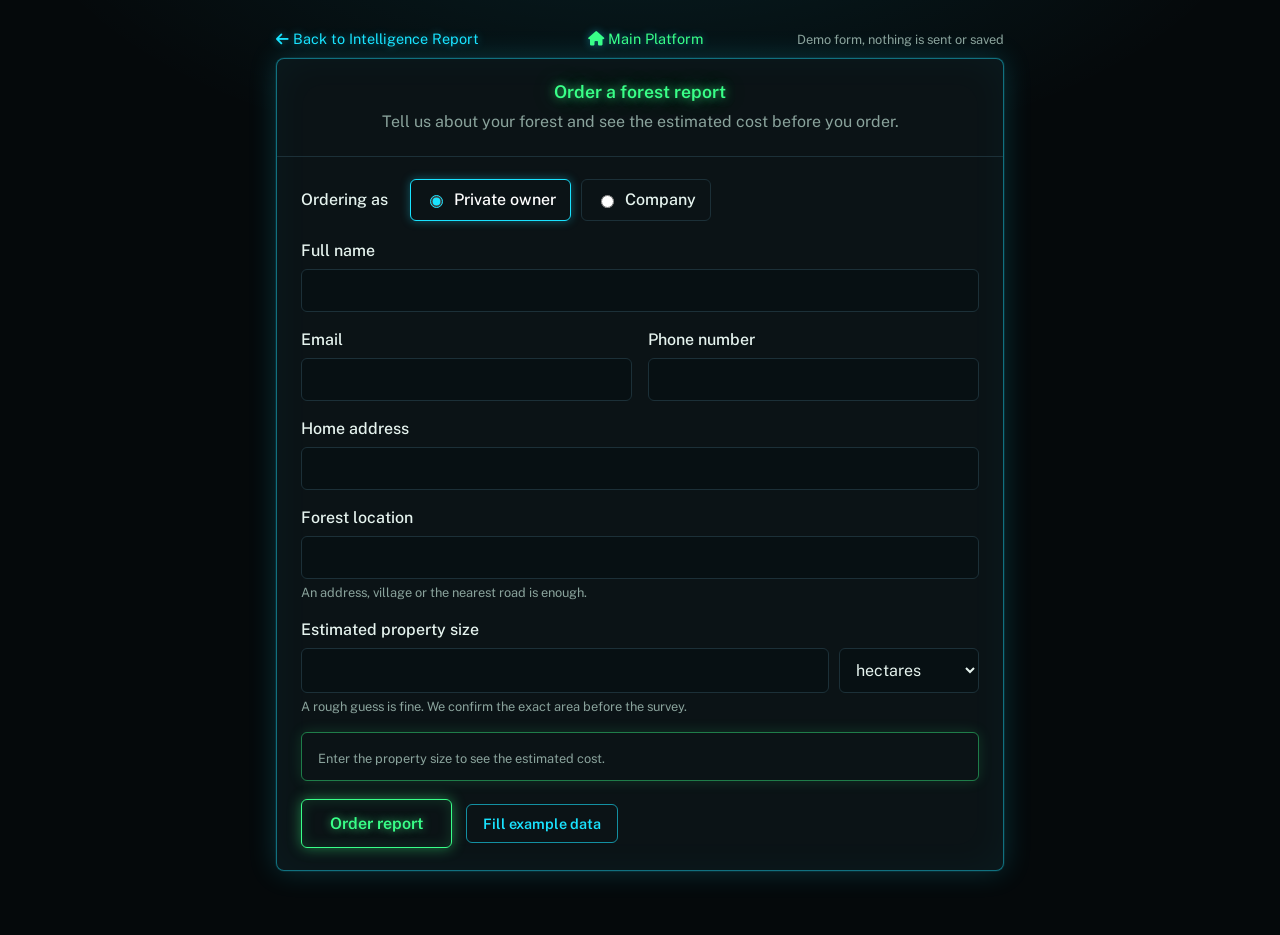
<file: SAVO HACK/order.html>
<!DOCTYPE html>
<html lang="en">
<head>
  <meta charset="utf-8">
  <meta name="viewport" content="width=device-width, initial-scale=1">
  <title>Order a Forest Report | SILVA BOREAL</title>
  
  <!-- Fonts -->
  <link rel="preconnect" href="https://fonts.googleapis.com">
  <link rel="preconnect" href="https://fonts.gstatic.com" crossorigin>
  <link href="https://fonts.googleapis.com/css2?family=Newsreader:opsz,wght@6..72,400;6..72,600&family=Public+Sans:wght@400;500;600;700&display=swap" rel="stylesheet">
  <link rel="stylesheet" href="https://cdnjs.cloudflare.com/ajax/libs/font-awesome/6.4.0/css/all.min.css">

  <link rel="stylesheet" href="css/report_style.css">
</head>
<body>
<div class="wrap">
  <div class="bar">
    <a href="report.html"><i class="fa-solid fa-arrow-left"></i> Back to Intelligence Report</a>
    <a href="index.html" style="color: var(--green); margin-left: 14px; text-decoration: none;"><i class="fa-solid fa-house"></i> Main Platform</a>
    <p class="demo">Demo form, nothing is sent or saved</p>
  </div>

  <div class="panel" id="formPanel">
    <section>
      <h1 class="title">Order a forest report</h1>
      <p class="lede">Tell us about your forest and see the estimated cost before you order.</p>
    </section>
    <section>
      <form id="orderForm">
        <fieldset class="seg">
          <legend>Ordering as</legend>
          <label><input type="radio" name="kind" value="private" checked> Private owner</label>
          <label><input type="radio" name="kind" value="company"> Company</label>
        </fieldset>

        <div id="companyFields" hidden>
          <div class="two">
            <div class="field">
              <label for="company">Company name</label>
              <input id="company" name="company" type="text" autocomplete="organization" required disabled>
            </div>
            <div class="field">
              <label for="bizid">Business ID or VAT number</label>
              <input id="bizid" name="bizid" type="text" required disabled>
            </div>
          </div>
        </div>

        <div class="field">
          <label for="name" id="nameLabel">Full name</label>
          <input id="name" name="name" type="text" autocomplete="name" required>
        </div>

        <div class="two">
          <div class="field">
            <label for="email">Email</label>
            <input id="email" name="email" type="email" autocomplete="email" required>
          </div>
          <div class="field">
            <label for="phone">Phone number</label>
            <input id="phone" name="phone" type="tel" autocomplete="tel" inputmode="tel" pattern="[0-9+()\-\s]{6,20}" title="Use digits, spaces, + and - (6 to 20 characters)" required>
          </div>
        </div>

        <div class="field">
          <label for="home" id="homeLabel">Home address</label>
          <input id="home" name="home" type="text" autocomplete="street-address" required>
        </div>

        <div class="field">
          <label for="forest">Forest location</label>
          <input id="forest" name="forest" type="text" required>
          <span class="hint">An address, village or the nearest road is enough.</span>
        </div>

        <div class="field">
          <label for="size">Estimated property size</label>
          <div class="sizeRow">
            <input id="size" name="size" type="number" min="0.1" step="0.1" inputmode="decimal" required>
            <select id="unit" name="unit" aria-label="Unit">
              <option value="hectares">hectares</option>
              <option value="acres">acres</option>
            </select>
          </div>
          <span class="hint">A rough guess is fine. We confirm the exact area before the survey.</span>
        </div>

        <div class="estimate" aria-live="polite" id="estimate"></div>
        <button type="submit">Order report</button>
        <button type="button" class="ghost" id="fill">Fill example data</button>
      </form>
    </section>
  </div>

  <div class="panel" id="donePanel" hidden>
    <section>
      <h1 class="title">Request received</h1>
      <p class="lede">This is a demo, so nothing was sent or saved.</p>
    </section>
    <section id="summary"></section>
    <section class="cta"><button id="again" type="button">Start a new request</button></section>
  </div>
</div>

<script src="js/order_script.js"></script>
</body>
</html>
</file>
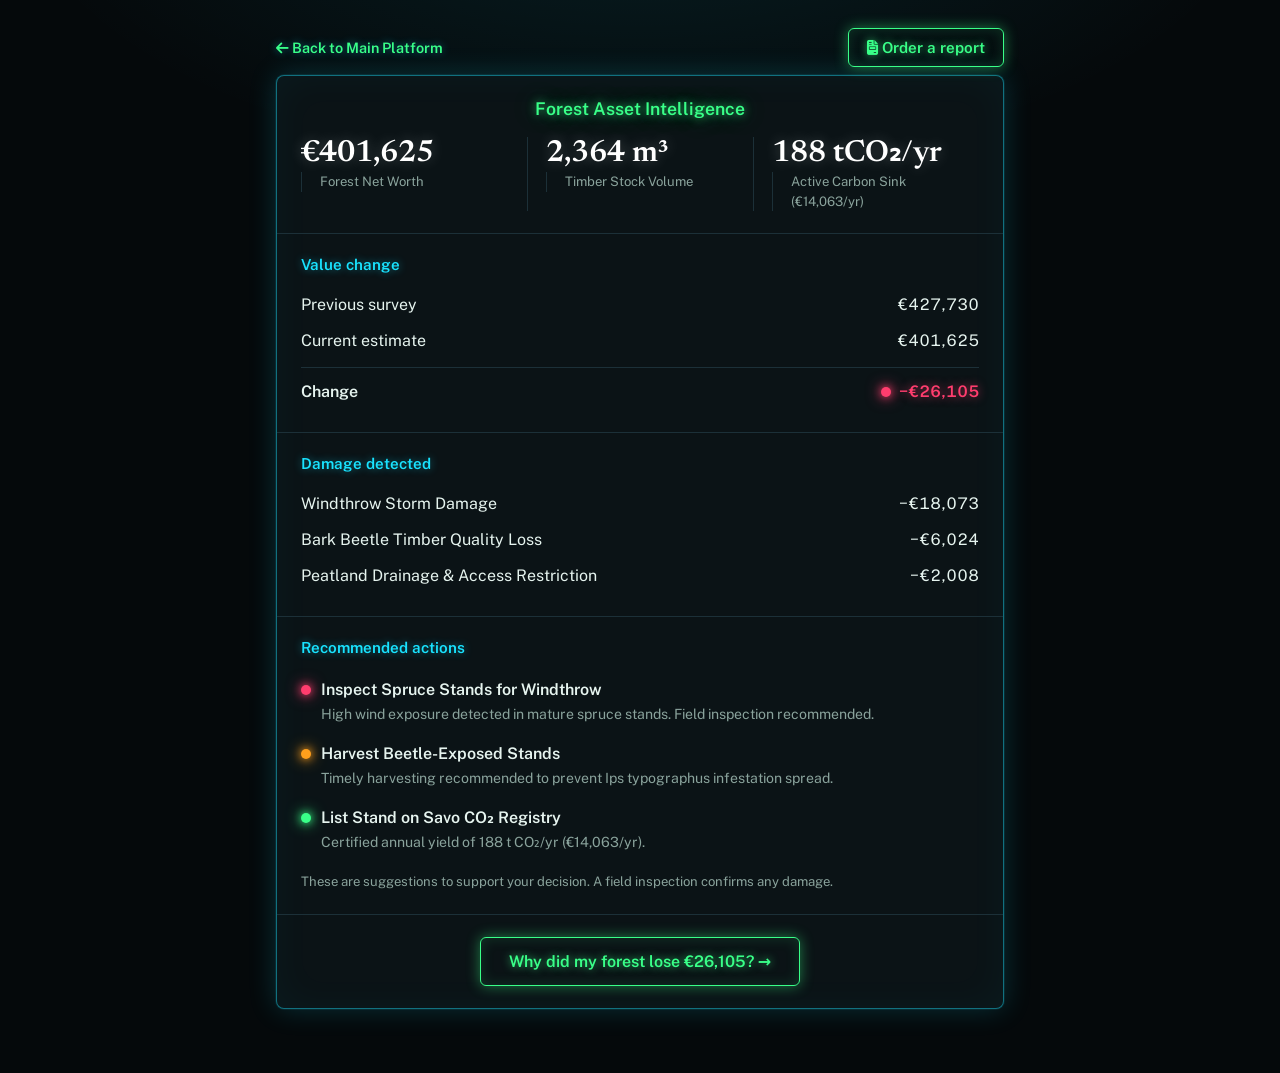
<file: SAVO HACK/report.html>
<!DOCTYPE html>
<html lang="en">
<head>
  <meta charset="utf-8">
  <meta name="viewport" content="width=device-width, initial-scale=1">
  <title>Forest Asset Intelligence Report | SILVA BOREAL</title>
  
  <!-- Fonts -->
  <link rel="preconnect" href="https://fonts.googleapis.com">
  <link rel="preconnect" href="https://fonts.gstatic.com" crossorigin>
  <link href="https://fonts.googleapis.com/css2?family=Newsreader:opsz,wght@6..72,400;6..72,600&family=Public+Sans:wght@400;500;600;700&display=swap" rel="stylesheet">
  <link rel="stylesheet" href="https://cdnjs.cloudflare.com/ajax/libs/font-awesome/6.4.0/css/all.min.css">
  
  <link rel="stylesheet" href="css/report_style.css">
</head>
<body>
<div class="wrap">
  <div class="bar">
    <a href="index.html" style="color: var(--green); text-decoration: none; font-weight: 600;"><i class="fa-solid fa-arrow-left"></i> Back to Main Platform</a>
    <div>
      <a class="btn" href="order.html"><i class="fa-solid fa-file-invoice"></i> Order a report</a>
    </div>
  </div>

  <div class="panel">
    <section>
      <h1 class="title">Forest Asset Intelligence</h1>
      <div class="totals" id="totals"></div>
    </section>

    <section>
      <h2>Value change</h2>
      <div class="row"><span>Previous survey</span><span class="v" id="prev"></span></div>
      <div class="row"><span>Current estimate</span><span class="v" id="now"></span></div>
      <div class="row total"><span>Change</span><span class="v loss" id="chg"></span></div>
    </section>

    <section>
      <h2>Damage detected</h2>
      <div id="damage"></div>
    </section>

    <section>
      <h2>Recommended actions</h2>
      <ul class="acts" id="acts"></ul>
      <p class="note">These are suggestions to support your decision. A field inspection confirms any damage.</p>
    </section>

    <section class="cta">
      <button id="why">Why did my forest lose <span id="why-amt"></span>? &rarr;</button>
    </section>
  </div>

  <div class="panel more" id="whyPanel" hidden>
    <section>
      <h2 class="big">Why did forest value change?</h2>
      <div class="row"><span>Previous value</span><span class="v" id="w-prev"></span></div>
      <div class="row"><span>Current estimated value</span><span class="v" id="w-now"></span></div>
      <div class="row total"><span>Total change</span><span class="v loss" id="w-chg"></span></div>
    </section>
    <section id="causes"></section>
    <section>
      <div class="row"><strong>Total estimated impact</strong><span class="v loss" id="w-total"></span></div>
      <p class="story" id="story"></p>
      <button id="showMap">Show affected areas</button>
    </section>
  </div>

  <div class="panel more" id="mapPanel" hidden>
    <section>
      <h2>Forest Stands Map</h2>
      <div class="map" id="map" role="group" aria-label="Forest map, select an area"></div>
      <div class="legend">
        <span><span class="dot" style="background:var(--green);color:var(--green)"></span>Normal</span>
        <span><span class="dot" style="background:var(--gold);color:var(--gold)"></span>Monitor</span>
        <span><span class="dot" style="background:var(--loss);color:var(--loss)"></span>Damage detected</span>
      </div>
    </section>
    <section class="detail" id="detail"></section>
  </div>
</div>

<script src="js/report_script.js"></script>
</body>
</html>
</file>
<file: SAVO HACK/css/report_style.css>
/* Dedicated Forest Asset Intelligence & Order Styling */

:root {
  --bg: #05090b; --card: #0b1316; --ink: #e6f4ef; --muted: #8aa39c; --line: #1c3038;
  --green: #39ff88; --cyan: #19e3ff; --loss: #ff3d6e; --warn: #ff9f1c; --gold: #ffe14a;
  --serif: "Newsreader", Georgia, "Times New Roman", serif;
  --sans: "Public Sans", system-ui, -apple-system, "Segoe UI", sans-serif;
}
* { box-sizing: border-box; }
body { margin: 0; color: var(--ink); font-family: var(--sans); line-height: 1.5;
  background: radial-gradient(900px 420px at 50% -120px, rgba(25,227,255,.10), transparent 70%), var(--bg); min-height: 100vh; }
.wrap { max-width: 760px; margin: 0 auto; padding: 28px 16px 64px; }
.demo { text-align: right; font-size: .8rem; color: var(--muted); margin: 0 0 8px; }

.panel { background: var(--card); border: 1px solid rgba(25,227,255,.45); border-radius: 8px; overflow: hidden;
  box-shadow: 0 0 0 1px rgba(25,227,255,.08), 0 0 28px rgba(25,227,255,.18), inset 0 0 40px rgba(25,227,255,.04); }
.panel > section { padding: 22px 24px; border-top: 1px solid var(--line); }
.panel > section:first-child { border-top: 0; }
.title { font: 600 1.1rem var(--sans); color: var(--green); text-align: center; margin: 0;
  text-shadow: 0 0 10px rgba(57,255,136,.7), 0 0 24px rgba(57,255,136,.35); }
h2 { font: 600 .95rem var(--sans); margin: 0 0 14px; color: var(--cyan); text-shadow: 0 0 8px rgba(25,227,255,.45); }

.totals { display: grid; grid-template-columns: repeat(3, 1fr); margin-top: 18px; }
.totals div + div { border-left: 1px solid var(--line); padding-left: 18px; }
.n { font: 600 1.9rem var(--serif); line-height: 1.15; color: #fff; text-shadow: 0 0 14px rgba(255,255,255,.25); }
.l { font-size: .82rem; color: var(--muted); }

.row { display: flex; justify-content: space-between; gap: 12px; padding: 6px 0; }
.row .v { font-variant-numeric: tabular-nums; }
.total { border-top: 1px solid var(--line); margin-top: 8px; padding-top: 12px; font-weight: 600; }
.loss { color: var(--loss); font-weight: 600; text-shadow: 0 0 10px rgba(255,61,110,.65); }
.dot { display: inline-block; width: 10px; height: 10px; border-radius: 50%; margin-right: 10px; box-shadow: 0 0 8px currentColor, 0 0 16px currentColor; }

.acts { list-style: none; margin: 0; padding: 0; }
.acts li { display: flex; align-items: flex-start; padding: 8px 0; }
.acts .dot { margin-top: 7px; flex: none; }
.acts strong { display: block; font-weight: 600; }
.acts span.d { color: var(--muted); font-size: .88rem; }
.note { color: var(--muted); font-size: .82rem; margin: 10px 0 0; }

.cta { text-align: center; }
button { font: 600 1rem var(--sans); background: transparent; color: var(--green); border: 1px solid var(--green); border-radius: 6px;
  padding: 14px 28px; cursor: pointer; box-shadow: 0 0 14px rgba(57,255,136,.45), inset 0 0 14px rgba(57,255,136,.15);
  text-shadow: 0 0 8px rgba(57,255,136,.7); }
button:disabled { color: #5d7a70; border-color: #2c4a40; box-shadow: none; text-shadow: none; cursor: not-allowed; }
button:focus-visible { outline: 3px solid var(--cyan); outline-offset: 3px; }
.next { display: block; font-size: .8rem; color: var(--muted); margin-top: 8px; }

.more { margin-top: 20px; }
.big { font: 600 1.25rem var(--serif); color: #fff; margin: 0 0 14px; }
.cause { display: flex; gap: 14px; padding: 10px 0 14px; }
.cause + .cause { border-top: 1px solid var(--line); padding-top: 16px; }
.cn { flex: none; width: 26px; height: 26px; border-radius: 50%; border: 1px solid var(--cyan); color: var(--cyan); text-align: center; line-height: 24px; font-size: .85rem; box-shadow: 0 0 8px rgba(25,227,255,.4); }
.cause p { margin: 2px 0 8px; color: var(--muted); }
.imp { display: flex; justify-content: space-between; gap: 16px; font-size: .92rem; }
.imp b { font-variant-numeric: tabular-nums; }
.story { margin: 12px 0 18px; font: 400 1.15rem var(--serif); }
.map { display: grid; grid-template-columns: repeat(7, 1fr); gap: 4px; max-width: 520px; margin: 0 auto; }
.map button.cell { padding: 0; aspect-ratio: 1; font: 500 .8rem var(--sans); border-radius: 4px; text-shadow: none; }
.cell.normal  { background: rgba(57,255,136,.10); border: 1px solid rgba(57,255,136,.45); color: #bfffd8; box-shadow: none; }
.cell.monitor { background: rgba(255,225,74,.14); border: 1px solid rgba(255,225,74,.65); color: #fff2a8; box-shadow: 0 0 8px rgba(255,225,74,.3); }
.cell.damage  { background: rgba(255,61,110,.22); border: 1px solid var(--loss); color: #ffd1dc; box-shadow: 0 0 10px rgba(255,61,110,.5); }
.cell.sel { outline: 2px solid var(--cyan); outline-offset: 1px; }
.legend { display: flex; gap: 18px; justify-content: center; flex-wrap: wrap; margin-top: 14px; font-size: .85rem; color: var(--muted); }
.legend .dot { margin-right: 6px; }
.detail h3 { font: 600 1.3rem var(--serif); margin: 0 0 10px; color: #fff; }
.detail .st { margin: 0 0 12px; font-weight: 600; }
.detail button { margin-top: 14px; padding: 10px 18px; font-size: .95rem; }

@media (max-width: 560px) {
  .totals { grid-template-columns: 1fr; }
  .totals div + div { border-left: 0; padding-left: 0; border-top: 1px solid var(--line); margin-top: 12px; padding-top: 12px; }
}

/* ---------- order page ---------- */
.bar { display: flex; justify-content: space-between; align-items: baseline; gap: 12px; margin-bottom: 8px; }
.bar .demo { margin: 0; }
.bar a { color: var(--cyan); text-decoration: none; font-size: .9rem; text-shadow: 0 0 8px rgba(25,227,255,.45); }
.bar a:hover, .bar a:focus-visible { text-decoration: underline; }
.lede { color: var(--muted); margin: 8px 0 0; text-align: center; }
.field { margin-bottom: 16px; }
label { display: block; font-weight: 500; margin-bottom: 6px; }
.hint { display: block; font-size: .8rem; color: var(--muted); margin-top: 4px; }
input, select { width: 100%; font: 400 1rem var(--sans); color: var(--ink); background: #071013; border: 1px solid var(--line); border-radius: 6px; padding: 11px 12px; }
input:focus-visible, select:focus-visible { outline: 2px solid var(--cyan); outline-offset: 1px; border-color: var(--cyan); box-shadow: 0 0 10px rgba(25,227,255,.35); }
input:user-invalid { border-color: var(--loss); }
.two { display: grid; grid-template-columns: 1fr 1fr; gap: 16px; }
.sizeRow { display: grid; grid-template-columns: 1fr 140px; gap: 10px; }
.estimate { border: 1px solid rgba(57,255,136,.45); border-radius: 6px; padding: 12px 16px; margin: 6px 0 18px; box-shadow: 0 0 14px rgba(57,255,136,.15); }
@media (max-width: 560px) { .two { grid-template-columns: 1fr; } }

/* link styled as a button */
.bar a.btn { display: inline-block; font: 600 .95rem var(--sans); color: var(--green); text-decoration: none; background: transparent;
  border: 1px solid var(--green); border-radius: 6px; padding: 10px 18px; cursor: pointer;
  box-shadow: 0 0 14px rgba(57,255,136,.45), inset 0 0 14px rgba(57,255,136,.15); text-shadow: 0 0 8px rgba(57,255,136,.7); }
.bar a.btn:hover { background: rgba(57,255,136,.12); text-decoration: none; }
.bar a.btn:focus-visible { outline: 3px solid var(--cyan); outline-offset: 3px; text-decoration: none; }

/* ---------- private / company switch and helper button ---------- */
fieldset.seg { border: 0; margin: 0 0 18px; padding: 0; display: flex; gap: 10px; flex-wrap: wrap; align-items: center; }
fieldset.seg legend { float: left; margin-right: 12px; padding: 0; font-weight: 500; }
fieldset.seg label { display: inline-flex; align-items: center; gap: 8px; margin: 0; padding: 8px 14px; border: 1px solid var(--line); border-radius: 6px; cursor: pointer; }
fieldset.seg label:has(input:checked) { border-color: var(--cyan); box-shadow: 0 0 10px rgba(25,227,255,.35); color: #fff; }
fieldset.seg input { width: auto; accent-color: var(--cyan); }
button.ghost { margin-left: 10px; padding: 10px 16px; font-size: .9rem; color: var(--cyan); border-color: rgba(25,227,255,.6); box-shadow: none; text-shadow: none; }
button.ghost:hover { background: rgba(255,255,255,.05); }
</file>
